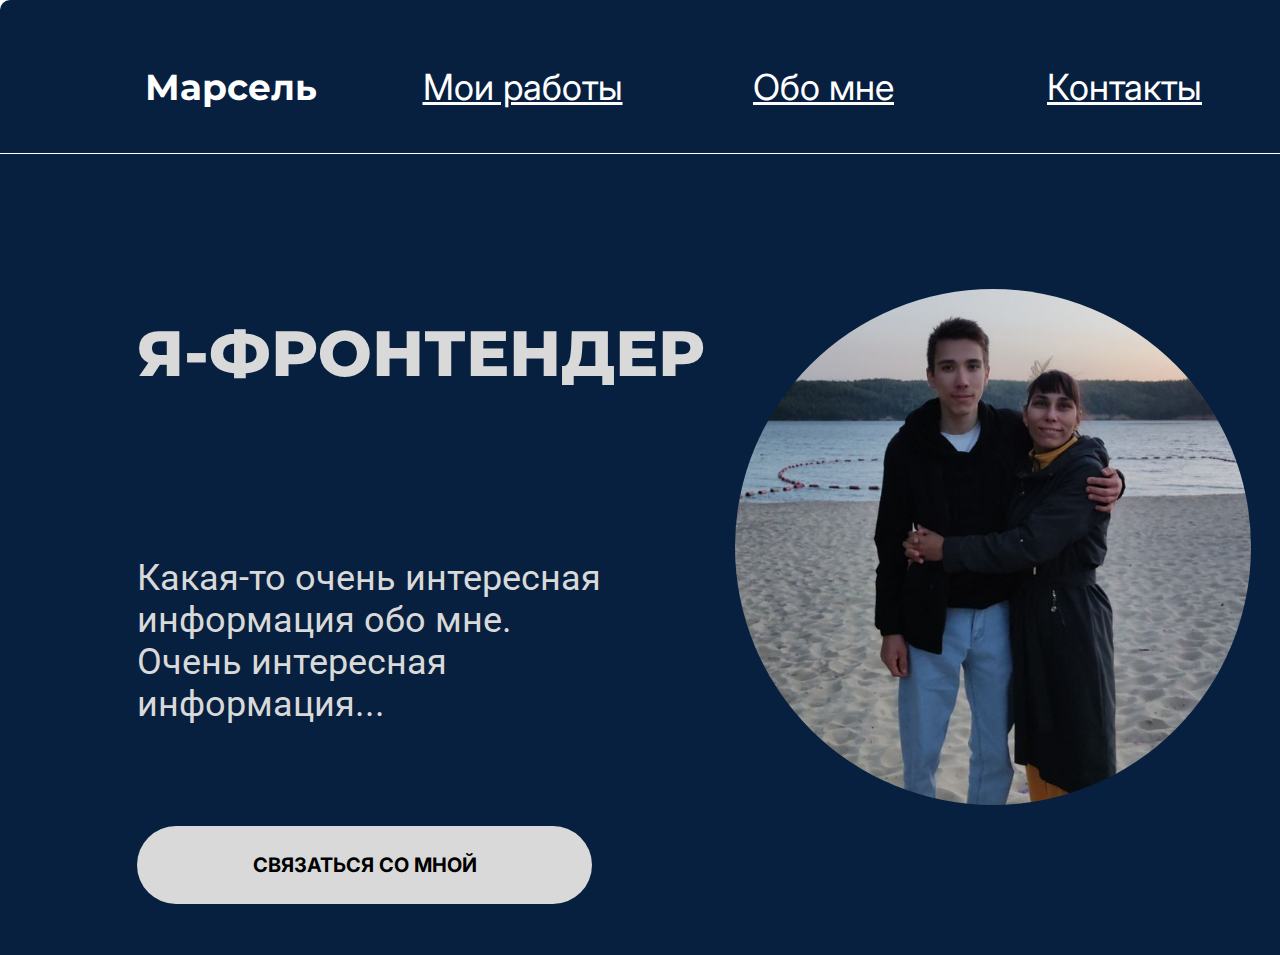
<file: html/index2.html>
<!DOCTYPE html>
<html lang="en">
<head>
    <meta charset="UTF-8">
    <meta name="viewport" content="width=device-width, initial-scale=1.0">
    <title>Portfolio</title>
    <!--Google Fonts-->

    <link rel="preconnect" href="https://fonts.googleapis.com">
    <link rel="preconnect" href="https://fonts.gstatic.com" crossorigin>
    <link href="https://fonts.googleapis.com/css2?family=Inter&family=Montserrat&display=swap" rel="stylesheet">
    <link rel="preconnect" href="https://fonts.googleapis.com">
    <link rel="preconnect" href="https://fonts.gstatic.com" crossorigin>
    <link href="https://fonts.googleapis.com/css2?family=Montserrat:wght@800&display=swap" rel="stylesheet">
    <link rel="preconnect" href="https://fonts.googleapis.com">
    <link rel="preconnect" href="https://fonts.gstatic.com" crossorigin>
    <link href="https://fonts.googleapis.com/css2?family=Roboto&display=swap" rel="stylesheet">

    <!--Style-->

    <link rel="stylesheet" href="/src/main2.css">
</head>
<body>
    <header>
        <nav class="nickname">Марсель</nav>
        <nav class="box"><a href="/html/myworks.html" target="_blank">Мои работы</a></nav>
        <nav class="box"><a href="/html/aboutme.html" target="_blank">Обо мне</a></nav>
        <nav class="box"><a href="/html/contacts.html" target="_blank">Контакты</a></nav>
    </header>
    <main>
        <section class="aboutme">
            <div class="container1">
                <h1>Я-ФРОНТЕНДЕР</h1>
                <p>Какая-то очень интересная информация обо мне. Очень интересная информация...</p>
                <button type="button" class="button">СВЯЗАТЬСЯ СО МНОЙ</button> 
            </div>
            <div class="photo">
                <img src="/images/2024-01-27 15.30.55.jpg" class="myphoto">
            </div>
        </section>
    </main>
    <footer>

    </footer>
</body>
</html>
</file>
<file: src/main2.css>
* {
	padding: 0px;
	margin: 0px;
	border: 0px;
}

*,
*:before,
*:after {
	-moz-box-sizing: border-box;
	-webkit-box-sizing: border-box;
	box-sizing: border-box;
}

aside,
nav,
footer,
header,
section {
	display: block;
}

body {
	line-height: 1;
	-ms-text-size-adjust: 100%;
	-moz-text-size-adjust: 100%;
	-webkit-text-size-adjust: 100%;
}

main {
	flex: 1 1 auto;
}

body,
html {
	height: 100%;
}

input::-ms-clear {
	display: none;
}

button {
	background-color: transparent;
	cursor: pointer;
}

button::-moz-focus-inner {
	padding: 0;
	border: 0;
}

a,
a:visited {
	text-decoration: none;
}

a:hover {
	text-decoration: none;
}

ul li {
	list-style: none;
}

img {
	vertical-align: top;
}

h1,
h2,
h3,
h4,
h5,
h6 {
	font-weight: inherit;
	font-size: inherit;
}

header {
    display: flex;
    width: 100%;
    height: 154px;
    top: -78px;
    left: -714px;
    padding: 10px;
    gap: 10px;
    border: 0px, 0 px, 1 px, 0px;
    background: linear-gradient(0deg, #07203F, #07203F),
linear-gradient(0deg, #FFFFFF, #FFFFFF);
    border-bottom: 1px solid #FFFFFF;
    border-top-left-radius: 10px;
}

.nickname {
    display: flex;
    color: #FFFFFF;
    width: 257px;
    height: 44px;
    border: 1px;
    font-family: 'Montserrat';
    font-size: 36px;
    font-weight: 700;
    line-height: 44px;
    letter-spacing: 0em;
    text-align: left;
    text-align: left;
    padding-left: 135px;
    padding-top: 55px;
    padding-bottom: 55px;
    padding-right: 222px;
}

.box {
    color: #FFFFFF;
    font-family: 'Inter';
    float: left;
    width: 691px;
    height: 44px;
    gap: 40px;
    align-items: left;
    text-align: center;
    padding-top: 55px;
    padding-bottom: 55px;
    font-size: 36px;
    font-weight: 400;
    line-height: 44px;
    letter-spacing: 0em;
    text-decoration: underline;
}

a {
    color: #FFFFFF;
}

a {
    color: #FFFFFF;
}

a {
    color: #FFFFFF;
}

.aboutme {
    width: 100%;
    height: 801px;
    background: #07203F;
    display: flex;
}


h1 {
    font-family: 'Montserrat';
    font-size: 64px;
    font-weight: 800;
    line-height: 78px;
    letter-spacing: 0em;
    padding-left: 137px;
    padding-top: 160px;
    text-align: left;
    display: inline-flex;
    color: #D9D9D9;
}

p {
    width: 605px;
    height: 209px;
    padding-top: 165px;
    padding-left: 137px;
    font-family: 'Roboto';
    font-weight: 400;
    font-size: 36px;
    line-height: 42px;
    color: #D9D9D9;
}

.button {
    width: 455px;
    height: 78px;
    margin-top: 225px;
    margin-left: 137px;
    border-radius: 200px;
    background-color: #D9D9D9;
    color: #000000;
    font-family: 'Inter';
    font-weight: 700;
    font-size: 20px;
    line-height: 49px;
}

.photo {
    display: flex;
    margin-top: 135px;
    margin-left: auto;
    margin-right: auto;
}

.myphoto {
    width: 516px;
    height: 516px;
    border-radius: 383px;
}
</file>
